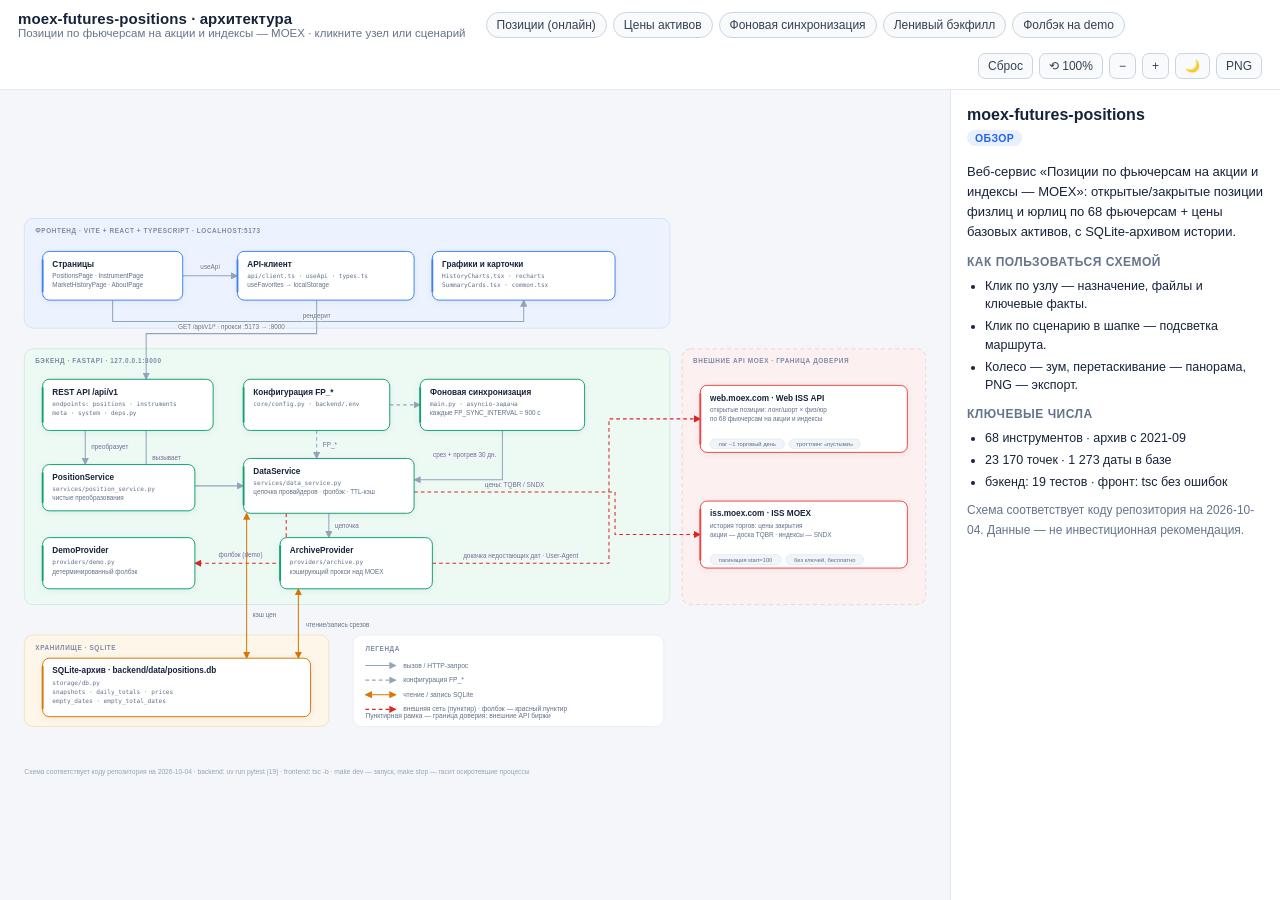
<file: docs/architecture.html>
<!doctype html>
<html lang="ru">
<head>
<meta charset="utf-8">
<meta name="viewport" content="width=device-width, initial-scale=1">
<title>Архитектура · moex-futures-positions</title>
<style>
  :root { color-scheme: light; }
  * { box-sizing: border-box; }
  html, body { margin: 0; height: 100%; }
  body {
    font-family: -apple-system, BlinkMacSystemFont, "Segoe UI", Roboto, "Helvetica Neue", Arial, sans-serif;
    background: #f4f6fa; color: #16233a; display: flex; flex-direction: column;
  }
  body.dark { background: #0e1420; color: #e8eefb; color-scheme: dark; }

  header {
    display: flex; align-items: center; gap: 14px; flex-wrap: wrap;
    padding: 10px 18px; border-bottom: 1px solid #e2e8f0; background: #ffffff;
  }
  body.dark header { background: #121a29; border-color: #22304a; }
  .brand { display: flex; flex-direction: column; margin-right: 6px; }
  .brand b { font-size: 15px; letter-spacing: .1px; }
  .brand span { font-size: 11.5px; color: #64748b; }
  body.dark .brand span { color: #8fa1bd; }

  .chips { display: flex; gap: 6px; flex-wrap: wrap; }
  .chip {
    font-size: 12px; padding: 5px 10px; border-radius: 999px; cursor: pointer;
    border: 1px solid #cbd5e1; background: #f8fafc; color: #334155; user-select: none;
  }
  .chip:hover { border-color: #94a3b8; }
  .chip.active { background: #2563eb; border-color: #2563eb; color: #fff; }
  body.dark .chip { background: #182233; border-color: #2c3c58; color: #c7d3e8; }
  body.dark .chip.active { background: #2563eb; border-color: #3b82f6; color: #fff; }

  .tools { margin-left: auto; display: flex; gap: 6px; align-items: center; }
  .btn {
    font-size: 12px; padding: 5px 9px; border-radius: 7px; cursor: pointer;
    border: 1px solid #cbd5e1; background: #f8fafc; color: #334155;
  }
  .btn:hover { border-color: #94a3b8; }
  body.dark .btn { background: #182233; border-color: #2c3c58; color: #c7d3e8; }

  main { flex: 1; display: flex; min-height: 0; }
  .stage { flex: 1; min-width: 0; position: relative; }
  svg#diagram { width: 100%; height: 100%; display: block; cursor: grab; }
  svg#diagram.panning { cursor: grabbing; }

  aside {
    width: 330px; flex: none; overflow-y: auto; padding: 16px;
    border-left: 1px solid #e2e8f0; background: #ffffff;
  }
  body.dark aside { background: #121a29; border-color: #22304a; }
  aside h2 { margin: 0 0 4px; font-size: 16px; }
  aside .badge {
    display: inline-block; font-size: 10.5px; font-weight: 600; letter-spacing: .4px;
    text-transform: uppercase; padding: 2px 8px; border-radius: 999px; margin-bottom: 10px;
  }
  aside p { font-size: 13px; line-height: 1.55; margin: 6px 0; }
  aside .files {
    font-family: ui-monospace, SFMono-Regular, Menlo, Consolas, monospace;
    font-size: 11px; background: #f1f5f9; border: 1px solid #e2e8f0; color: #334155;
    padding: 7px 9px; border-radius: 8px; margin: 8px 0; word-break: break-all;
  }
  body.dark aside .files { background: #182233; border-color: #22304a; color: #c7d3e8; }
  aside ul { margin: 8px 0; padding-left: 18px; }
  aside li { font-size: 12.5px; line-height: 1.5; margin: 3px 0; }
  aside .rel { font-size: 12px; color: #64748b; margin-top: 10px; line-height: 1.6; }
  body.dark aside .rel { color: #8fa1bd; }
  aside .rel b { color: inherit; }
  aside h4 { margin: 12px 0 2px; font-size: 12px; text-transform: uppercase; letter-spacing: .5px; color: #64748b; }
  body.dark aside h4 { color: #8fa1bd; }

  @media (max-width: 980px) {
    main { flex-direction: column; overflow: auto; }
    .stage { min-height: 640px; }
    aside { width: 100%; border-left: none; border-top: 1px solid #e2e8f0; }
    body.dark aside { border-color: #22304a; }
  }
</style>
</head>
<body>
<header>
  <div class="brand">
    <b>moex-futures-positions · архитектура</b>
    <span>Позиции по фьючерсам на акции и индексы — MOEX · кликните узел или сценарий</span>
  </div>
  <div class="chips" id="chips"></div>
  <div class="tools">
    <button class="btn" id="btnReset" title="Снять выделение">Сброс</button>
    <button class="btn" id="btnFit" title="Сбросить масштаб">⟲ 100%</button>
    <button class="btn" id="btnZoomOut">−</button>
    <button class="btn" id="btnZoomIn">+</button>
    <button class="btn" id="btnTheme" title="Светлая/тёмная тема">🌙</button>
    <button class="btn" id="btnPng" title="Скачать схему как PNG">PNG</button>
  </div>
</header>
<main>
  <div class="stage"><svg id="diagram" viewBox="0 0 1560 980" role="img" aria-label="Схема архитектуры moex-futures-positions"></svg></div>
  <aside id="panel"></aside>
</main>

<script>
'use strict';

/* ---------- палитры ---------- */
const PALETTES = {
  light: {
    bg:'#f4f6fa', bandF:'#edf3fe', bandFs:'#d3e0f5', bandB:'#edfaf4', bandBs:'#cbeadd',
    bandS:'#fdf6e9', bandSs:'#f0e0bd', bandE:'#fdf0f0', bandEs:'#f2cdcd',
    bandTitle:'#7c8aa5', node:'#ffffff', nodeShadow:'rgba(22,35,58,.07)',
    tF:'#3b82f6', tB:'#0ea371', tS:'#d97706', tE:'#ef4444',
    title:'#16233a', sub:'#61708a', pillBg:'#f1f5f9', pillTx:'#5b6b84', pillBd:'#dbe3ee',
    edge:'#93a5bb', label:'#64748b', amber:'#d97706', red:'#dc2626', blue:'#2563eb',
    legend:'#ffffff', legends:'#e2e8f0', foot:'#94a3b8', dashedNote:'#a25'
  },
  dark: {
    bg:'#0e1420', bandF:'#16223a', bandFs:'#24354f', bandB:'#13291f', bandBs:'#1f4237',
    bandS:'#292113', bandSs:'#4a3b1c', bandE:'#2a1616', bandEs:'#4c2525',
    bandTitle:'#5f7396', node:'#141c2b', nodeShadow:'rgba(0,0,0,.35)',
    tF:'#3b82f6', tB:'#34d399', tS:'#f59e0b', tE:'#f87171',
    title:'#e8eefb', sub:'#8fa1bd', pillBg:'#1a2436', pillTx:'#9db0cf', pillBd:'#2c3c58',
    edge:'#3f516b', label:'#7c8db0', amber:'#fbbf24', red:'#f87171', blue:'#60a5fa',
    legend:'#131a28', legends:'#22304a', foot:'#43536e', dashedNote:'#a25'
  }
};

/* ---------- слои ---------- */
const BANDS = [
  { id:'L_f', x:40,  y:36,  w:1060, h:180, fill:'bandF',  stroke:'bandFs', title:'ФРОНТЕНД · VITE + REACT + TYPESCRIPT · LOCALHOST:5173' },
  { id:'L_b', x:40,  y:250, w:1060, h:420, fill:'bandB',  stroke:'bandBs', title:'БЭКЕНД · FASTAPI · 127.0.0.1:8000' },
  { id:'L_e', x:1120,y:250, w:400,  h:420, fill:'bandE',  stroke:'bandEs', title:'ВНЕШНИЕ API MOEX · ГРАНИЦА ДОВЕРИЯ', dashed:true },
  { id:'L_s', x:40,  y:720, w:500,  h:150, fill:'bandS',  stroke:'bandSs', title:'ХРАНИЛИЩЕ · SQLITE' }
];

/* ---------- узлы ---------- */
const NODES = [
  { id:'F1', layer:'tF', x:70,  y:90,  w:230, h:80, title:'Страницы',
    subs:[['PositionsPage · InstrumentPage'], ['MarketHistoryPage · AboutPage']],
    desc:'Экраны сервиса: таблица открытых позиций (сортировка, поиск с дебаунсом, пагинация, избранное), страница инструмента с двумя графиками и агрегатами за период, «Динамика по рынку» и «О проекте».',
    files:'frontend/src/pages/*.tsx · App.tsx',
    facts:['Избранное — в localStorage, режим «★ Избранное» по умолчанию','Периоды: 14/30/60/90 дней, 1/3/5 лет','По умолчанию на графиках видны только физлица'] },
  { id:'F2', layer:'tF', x:390, y:90,  w:290, h:80, title:'API-клиент',
    subs:[['api/client.ts · useApi · types.ts', true], ['useFavorites → localStorage']],
    desc:'Типизированный клиент /api/v1 (AbortController, хук useApi); модели ответов продублированы в TypeScript. Избранное хранится только в браузере. В dev-режиме запросы идут через прокси Vite.',
    files:'frontend/src/api/*',
    facts:['Бейдж источника: реальные данные MOEX или демо','Прокси в dev: /api → 127.0.0.1:8000'] },
  { id:'F3', layer:'tF', x:710, y:90,  w:300, h:80, title:'Графики и карточки',
    subs:[['HistoryCharts.tsx · recharts', true], ['SummaryCards.tsx · common.tsx', true]],
    desc:'Оба графика истории: чистые позиции (лонг − шорт) с линией цены по правой оси и четыре серии лонг/шорт. Кликабельная легенда, длинные ряды свёрнуты в недельные/месячные точки, ось с годом при периоде > 110 дней.',
    files:'frontend/src/components/*',
    facts:['Легенда скрывает/показывает серии; скрытые — приглушены','Карточки сводки кликабельны → «Динамика по рынку»'] },

  { id:'B1', layer:'tB', x:70,  y:300, w:280, h:84, title:'REST API /api/v1',
    subs:[['endpoints: positions · instruments', true], ['meta · system · deps.py', true]],
    desc:'Версионированный слой FastAPI: срез позиций (view=open|closed, фильтры, сортировка, пагинация), сводка по рынку, история инструмента и суммарная история рынка, справочники и health.',
    files:'backend/app/api/v1/*',
    facts:['GET /positions · /positions/summary','GET /positions/history?ticker=GAZR&days=90','GET /positions/totals-history · /instruments','GET /system/health · /meta'] },
  { id:'B7', layer:'tB', x:400, y:300, w:240, h:84, title:'Конфигурация FP_*',
    subs:[['core/config.py · backend/.env', true]],
    desc:'Все параметры — переменные окружения с префиксом FP_: источник данных, TTL-кэши, параллелизм запросов, интервалы синхронизации, путь к базе. Файл backend/.env читается автоматически при старте.',
    files:'backend/app/core/config.py · backend/.env',
    facts:['FP_DATA_SOURCE: auto | moex | demo','FP_SYNC_INTERVAL=900 · FP_TOTAL_BACKFILL_DAYS=30','FP_FETCH_CONCURRENCY=8 · FP_HISTORY_DAYS_MAX=1825'] },
  { id:'B6', layer:'tB', x:690, y:300, w:270, h:84, title:'Фоновая синхронизация',
    subs:[['main.py · asyncio-задача', true], ['каждые FP_SYNC_INTERVAL = 900 с']],
    desc:'При старте и по расписанию: свежий полный срез по всем 68 инструментам на последнюю опубликованную дату (список инструментов запрашивается на ту же дату) и прогрев дневных агрегатов за 30 торговых дней.',
    files:'backend/app/main.py',
    facts:['Полный срез = столько тикеров, сколько в списке на дату','Неполный срез добирается по тикерам','Агрегаты: FP_TOTAL_BACKFILL_DAYS = 30'] },
  { id:'B2', layer:'tB', x:400, y:430, w:280, h:90, title:'DataService',
    subs:[['services/data_service.py', true], ['цепочка провайдеров · фолбэк · TTL-кэш']],
    desc:'Единая точка данных для всех эндпоинтов: ведёт цепочку «архив(MOEX) → MOEX → demo», обеспечивает фолбэк и «остывание» провайдеров после сбоев, кэширует срезы и историю с TTL, координирует цены ISS и архив.',
    files:'backend/app/services/data_service.py · core/cache.py',
    facts:['TTL: срез 1800 с, история 12 часов','Контракт провайдера — providers/base.py','Цепочка даёт фолбэк автоматически'] },
  { id:'B3', layer:'tB', x:70,  y:440, w:250, h:76, title:'PositionService',
    subs:[['services/position_service.py', true], ['чистые преобразования']],
    desc:'Преобразования без состояния: сырой срез → строки таблицы с изменением к предыдущему дню; «закрыто/открыто» как неотрицательные части дневного изменения; агрегаты сводки по категориям.',
    files:'backend/app/services/position_service.py',
    facts:['Закрытие = неотрицательная часть снижения','Самопроверка: суммарный лонг = суммарному шорту'] },
  { id:'B4', layer:'tB', x:460, y:560, w:250, h:84, title:'ArchiveProvider',
    subs:[['providers/archive.py', true], ['кэширующий прокси над MOEX']],
    desc:'Проверяет SQLite-архив и докачивает недостающие даты с биржи: даты — последовательно, инструменты внутри даты — параллельно. Помечает «пустые» даты с защитой от лага публикации; цены докачивает по «голове и хвосту» диапазона.',
    files:'backend/app/providers/archive.py',
    facts:['Пустая дата достоверна, только если позже есть данные','Самая свежая дата всегда перепроверяется','Проба даты: 2–3 ликвидных тикера (GAZR/SBRF/LKOH)'] },
  { id:'B5', layer:'tB', x:70,  y:560, w:250, h:84, title:'DemoProvider',
    subs:[['providers/demo.py', true], ['детерминированный фолбэк']],
    desc:'Синтетические, но стабильные позиции и цены для работы без сети: подключается при FP_DATA_SOURCE=demo или когда биржа недоступна (после «остывания»). На нём же выполняется весь офлайн-набор тестов.',
    files:'backend/app/providers/demo.py',
    facts:['FP_DATA_SOURCE=demo — полностью офлайн','Используется при сбоях биржи (cooldown)'] },

  { id:'S1', layer:'tS', x:70,  y:758, w:440, h:96, title:'SQLite-архив · backend/data/positions.db',
    subs:[['storage/db.py', true], ['snapshots · daily_totals · prices', true], ['empty_dates · empty_total_dates', true]],
    desc:'Единственное хранилище: срезы тикер×дата, дневные агрегаты рынка, цены закрытия актив×дата и маркеры «пустых» дат. Растёт сам (фоновая синхронизация) и лениво (бэкфилл при просмотре). Интерфейс PositionsDatabase переносим, например на PostgreSQL.',
    files:'backend/app/storage/db.py · data/positions.db',
    facts:['Сейчас: 23 170 точек · 1 273 даты · по 2026-10-02','Схема — только CREATE … IF NOT EXISTS','Выключается: FP_DB_ENABLED=0'] },

  { id:'E1', layer:'tE', x:1150, y:310, w:340, h:110, title:'web.moex.com · Web ISS API',
    subs:[['открытые позиции: лонг/шорт × физ/юр', false], ['по 68 фьючерсам на акции и индексы', false]],
    pills:['лаг ~1 торговый день', 'троттлинг «пустыми»'],
    desc:'Внутренний API страницы биржи «Открытые позиции» — единственный источник разбивки по физическим и юридическим лицам (в публичном ISS её нет). Требует User-Agent; при частых запросах отвечает валидным пустым телом — нужны ретраи с паузами.',
    files:'backend/app/providers/moex.py',
    facts:['Лаг публикации ~1 торговый день; праздники = пустые ответы','Троттлинг → ретраи 2× (0.6 / 1.2 с)','Безопасный параллелизм ≈ 8 запросов'] },
  { id:'E2', layer:'tE', x:1150, y:500, w:340, h:110, title:'iss.moex.com · ISS MOEX',
    subs:[['история торгов: цены закрытия', false], ['акции — доска TQBR · индексы — SNDX', false]],
    pills:['пагинация start=100', 'без ключей, бесплатно'],
    desc:'Официальный ISS: цены закрытия базовых активов и индексов (IMOEX, RTS). Пагинация по 100 строк (start += 100), значения NULL пропускаются. Соответствие «фьючерс → актив» — кураторский словарь underlying.py (SBRF→SBER, GAZR→GAZP, TRNF→TRNFP…).',
    files:'backend/app/providers/iss.py · underlying.py',
    facts:['У TATP и SFIN базового актива нет — линии цены не будет','Если доска TQBR пуста — запрос без указания доски'] }
];

/* ---------- связи ---------- */
const EDGES = [
  { id:'e1', a:'F1', b:'F3', sa:'b', sb:'t', d:'M185,170 V205 H860 V170', label:['рендерит',520,199], style:'plain',
    desc:'Страницы рендерят графики (recharts) и карточки сводки; данные приходят параметрами из страниц.' },
  { id:'e2', a:'F1', b:'F2', sa:'r', sb:'l', d:'M300,130 H390', label:['useApi',345,119], style:'plain',
    desc:'Страницы запрашивают данные через типизированный клиент и хук useApi (AbortController).' },
  { id:'e3', a:'F2', b:'B1', sa:'b', sb:'t', d:'M520,170 V225 H240 V300', label:['GET /api/v1/* · прокси :5173 → :8000',380,217], style:'plain',
    desc:'HTTP-запросы к REST API. В dev-режиме Vite проксирует /api на 127.0.0.1:8000; собранный фронт (frontend/dist) раздаётся любым статическим сервером.' },
  { id:'e4', a:'B1', b:'B3', sa:'b', sb:'t', d:'M140,384 V440', label:['преобразует',150,415,'start'], style:'plain',
    desc:'Для таблицы и сводок эндпоинт вызывает чистые преобразования PositionService (изменения к пред. дню, «открыто/закрыто», агрегаты).' },
  { id:'e5', a:'B1', b:'B2', sa:'b', sb:'l', d:'M240,384 V475 H400', label:['вызывает',250,432,'start'], style:'plain',
    desc:'Эндпоинты не ходят к источникам напрямую — только через оркестратор DataService с фолбэком и кэшем.' },
  { id:'e6', a:'B7', b:'B2', sa:'b', sb:'t', d:'M520,384 V430', label:['FP_*',530,412,'start'], style:'conf',
    desc:'Источник данных, TTL-кэши, лимиты истории — всё конфигурируется переменными FP_* без изменения кода.' },
  { id:'e7', a:'B7', b:'B6', sa:'r', sb:'l', d:'M640,342 H690', style:'conf',
    desc:'Периодичность фоновой синхронизации и глубина прогрева задаются в конфигурации.' },
  { id:'e8', a:'B6', b:'B2', sa:'b', sb:'r', d:'M825,384 V465 H680', label:['срез + прогрев 30 дн.',815,428,'end'], style:'plain',
    desc:'Планировщик раз в 900 с вызывает DataService: полный срез по всем инструментам на последнюю дату и агрегаты за 30 торговых дней — архив растёт без открытых страниц.' },
  { id:'e9', a:'B2', b:'B4', sa:'b', sb:'t', d:'M540,520 V560', label:['цепочка',550,545,'start'], style:'plain',
    desc:'Первое звено цепочки провайдеров: ArchiveProvider — кэширующий прокси над реальным MOEX-провайдером.' },
  { id:'e10', a:'B2', b:'B5', sa:'b', sb:'r', d:'M470,520 V602 H320', label:['фолбэк (demo)',395,592], style:'fall',
    desc:'Если биржа недоступна (после «остывания» провайдера) или FP_DATA_SOURCE=demo — DataService отдаёт детерминированные синтетические данные.' },
  { id:'e11', a:'B4', b:'E1', sa:'r', sb:'l', d:'M710,602 H1000 V365 H1150', label:['докачка недостающих дат · User-Agent',855,594], style:'ext',
    desc:'Запросы к внутреннему API биржи при отсутствии даты в архиве. Даты обрабатываются последовательно, инструменты внутри даты — параллельно (≤ 8); праздники выявляются пробой 2–3 ликвидными тикерами.' },
  { id:'e12', a:'B4', b:'S1', sa:'b', sb:'t', d:'M490,644 V758', label:['чтение/запись срезов',502,706,'start'], style:'store', both:true,
    desc:'Срезы тикер×дата, дневные агрегаты и маркеры «пустых» дат. Повторные запросы отдаются из базы (~20 мс вместо ~3 с докачки).' },
  { id:'e13', a:'B2', b:'E2', sa:'r', sb:'l', d:'M680,485 H1010 V555 H1150', label:['цены: TQBR / SNDX',845,477], style:'ext',
    desc:'История цен закрытия базовых активов и индексов с пагинацией по 100 строк. Соответствие фьючерс → актив — словарь underlying.py.' },
  { id:'e14', a:'B2', b:'S1', sa:'b', sb:'t', d:'M405,520 V758', label:['кэш цен',415,690,'start'], style:'store',
    desc:'Цены закрытия сохраняются в таблицу prices; покрытие «головы и хвоста» диапазона проверяется отдельно, докачивается только недостающее.' }
];

/* ---------- сценарии ---------- */
const FLOWS = [
  { id:'positions', title:'Позиции (онлайн)',
    edges:['e2','e3','e5','e9','e12','e11'], nodes:['F1','F2','B1','B2','B4','S1','E1'],
    desc:'Открытие таблицы или страницы инструмента: /api/v1 → DataService → ArchiveProvider. Тёплая дата отдаётся из SQLite за ~20 мс; недостающее докачивается с web.moex.com и остаётся в архиве навсегда. Самая свежая дата всегда перепроверяется — из-за лага публикации (~1 торговый день).' },
  { id:'prices', title:'Цены активов',
    edges:['e2','e3','e5','e13','e14'], nodes:['F1','F2','B1','B2','E2','S1'],
    desc:'Линия цены на графиках: DataService берёт цены закрытия из ISS MOEX (акции — доска TQBR, индексы — SNDX) и сохраняет в prices. Повторные запросы того же периода — из архива; индексным фьючерсам соответствует сам индекс (MIX/MXI → IMOEX, RTSM → RTS).' },
  { id:'sync', title:'Фоновая синхронизация',
    edges:['e7','e8','e9','e11','e12'], nodes:['B7','B6','B2','B4','E1','S1'],
    desc:'При старте и каждые 900 секунд: полный срез по всем 68 инструментам на последнюю дату и агрегаты за 30 торговых дней. Срез считается полным, если число тикеров совпадает со списком инструментов на эту дату; неполный добирается по тикерам.' },
  { id:'backfill', title:'Ленивый бэкфилл',
    edges:['e2','e3','e5','e9','e11','e12'], nodes:['F1','F2','B1','B2','B4','E1','S1'],
    desc:'Первый просмотр длинной истории: недостающие торговые дни докачиваются с биржи (даты последовательно, инструменты параллельно) и остаются в базе навсегда. 90 торговых дней: ~3 с при докачке → ~20 мс из архива. Длинные периоды сэмплируются и кэшируются.' },
  { id:'fallback', title:'Фолбэк на demo',
    edges:['e10'], nodes:['B2','B5'],
    desc:'Биржа недоступна или FP_DATA_SOURCE=demo: DataService уходит на детерминированный демо-провайдер (синтетические позиции и цены). В интерфейсе загорается бейдж «демо»; на этом же провайдере офлайн выполняются все 19 автотестов.' }
];

const LEGEND = [
  { style:'plain', text:'вызов / HTTP-запрос' },
  { style:'conf',  text:'конфигурация FP_*' },
  { style:'store', text:'чтение / запись SQLite', both:true },
  { style:'ext',   text:'внешняя сеть (пунктир) · фолбэк — красный пунктир' }
];

const OVERVIEW = `
  <h2>moex-futures-positions</h2>
  <span class="badge" style="background:#e8f0fe;color:#2563eb">обзор</span>
  <p>Веб-сервис «Позиции по фьючерсам на акции и индексы — MOEX»: открытые/закрытые позиции
  физлиц и юрлиц по 68 фьючерсам + цены базовых активов, с SQLite-архивом истории.</p>
  <h4>Как пользоваться схемой</h4>
  <ul>
    <li>Клик по узлу — назначение, файлы и ключевые факты.</li>
    <li>Клик по сценарию в шапке — подсветка маршрута.</li>
    <li>Колесо — зум, перетаскивание — панорама, PNG — экспорт.</li>
  </ul>
  <h4>Ключевые числа</h4>
  <ul>
    <li>68 инструментов · архив с 2021-09</li>
    <li>23 170 точек · 1 273 даты в базе</li>
    <li>бэкенд: 19 тестов · фронт: tsc без ошибок</li>
  </ul>
  <p class="rel">Схема соответствует коду репозитория на 2026-10-04. Данные — не инвестиционная рекомендация.</p>`;

/* ---------- состояние ---------- */
const state = { theme:'light', flow:null, sel:null, k:1, x:0, y:0 };
const svg = document.getElementById('diagram');
const panel = document.getElementById('panel');
const byId = {}; NODES.forEach(n => byId[n.id] = n);

/* ---------- построение SVG ---------- */
function esc(s){ return String(s).replace(/&/g,'&amp;').replace(/</g,'&lt;').replace(/>/g,'&gt;'); }

function render(){
  const P = PALETTES[state.theme];
  svg.setAttribute('font-family', '-apple-system, BlinkMacSystemFont, "Segoe UI", Roboto, Arial, sans-serif');
  let defs = '';
  ['edge','amber','red','blue'].forEach(c => {
    defs += `<marker id="arw-${c}" viewBox="0 0 10 10" refX="9" refY="5" markerWidth="7" markerHeight="7" orient="auto-start-reverse"><path d="M0,0 L10,5 L0,10 z" fill="${P[c==='edge'?'edge':c]}"/></marker>`;
  });

  let s = `<defs>${defs}</defs>`;
  s += `<rect x="0" y="0" width="1560" height="980" fill="${P.bg}"/>`;
  s += `<g id="world">`;

  /* слои */
  BANDS.forEach(b => {
    s += `<rect x="${b.x}" y="${b.y}" width="${b.w}" height="${b.h}" rx="14" fill="${P[b.fill]}"
      stroke="${P[b.stroke]}" stroke-width="1.4" ${b.dashed?'stroke-dasharray="7 5"':''} pointer-events="none"/>`;
    s += `<text x="${b.x+18}" y="${b.y+24}" font-size="10.5" font-weight="700" letter-spacing="1" fill="${P.bandTitle}">${esc(b.title)}</text>`;
  });

  /* связи */
  EDGES.forEach(e => {
    const col = e.style==='conf' ? P.edge : e.style==='store' ? P.amber : e.style==='ext' ? P.red : e.style==='fall' ? P.red : P.edge;
    const dash = (e.style==='conf'||e.style==='ext'||e.style==='fall') ? 'stroke-dasharray="6 5"' : '';
    const mk = e.style==='store' ? `marker-start="url(#arw-amber)" marker-end="url(#arw-amber)"` : `marker-end="url(#arw-${e.style==='ext'||e.style==='fall'?'red':'edge'})"`;
    s += `<g class="edge" data-id="${e.id}">
      <path d="${e.d}" fill="none" stroke="${P.bg}" stroke-width="9" stroke-opacity="0" pointer-events="stroke" class="hit"/>
      <path class="line" d="${e.d}" fill="none" stroke="${col}" stroke-width="1.7" ${dash} ${mk}/>
      <title>${esc((byId[e.a].title)+' → '+byId[e.b].title+'. '+e.desc)}</title></g>`;
    if (e.label){
      const [txt,lx,ly,anchor] = e.label;
      s += `<text class="elabel" data-for="${e.id}" x="${lx}" y="${ly}" font-size="10.5" fill="${P.label}"
        text-anchor="${anchor||'middle'}" paint-order="stroke" stroke="${P.bg}" stroke-width="4" stroke-linejoin="round">${esc(txt)}</text>`;
    }
  });

  /* узлы */
  NODES.forEach(n => {
    s += `<g class="node" data-id="${n.id}" style="cursor:pointer">
      <rect x="${n.x}" y="${n.y}" width="${n.w}" height="${n.h}" rx="11" fill="${P.node}"
        stroke="${P[n.layer]}" stroke-width="1.6" style="filter:drop-shadow(0 2px 5px ${P.nodeShadow})"/>
      <line x1="${n.x}" y1="${n.y+14}" x2="${n.x}" y2="${n.y+n.h-14}" stroke="${P[n.layer]}" stroke-width="3" stroke-linecap="round"/>
      <text x="${n.x+16}" y="${n.y+25}" font-size="13.5" font-weight="650" fill="${P.title}">${esc(n.title)}</text>`;
    const baseY = n.y + 44;
    (n.subs||[]).forEach((sub,i) => {
      const mono = sub[1];
      s += `<text x="${n.x+16}" y="${baseY+i*15}" font-size="${mono?10:10.5}" fill="${P.sub}"
        font-family="${mono?'ui-monospace,Menlo,Consolas,monospace':'inherit'}">${esc(sub[0])}</text>`;
    });
    (n.pills||[]).forEach((p,i) => {
      const w = p.length*5.4+14, px = n.x+16 + (i===1 ? (n.pills[0].length*5.4+14)+8 : 0);
      s += `<rect x="${px}" y="${n.y+n.h-22}" width="${w}" height="16" rx="8" fill="${P.pillBg}" stroke="${P.pillBd}"/>
        <text x="${px+w/2}" y="${n.y+n.h-10.5}" font-size="9.5" fill="${P.pillTx}" text-anchor="middle">${esc(p)}</text>`;
    });
    s += `<title>${esc(n.title+'. '+n.desc)}</title></g>`;
  });

  /* легенда */
  s += `<g pointer-events="none">
    <rect x="580" y="720" width="510" height="150" rx="14" fill="${P.legend}" stroke="${P.legends}"/>
    <text x="600" y="746" font-size="10.5" font-weight="700" letter-spacing="1" fill="${P.bandTitle}">ЛЕГЕНДА</text>`;
  LEGEND.forEach((l,i) => {
    const y = 770 + i*24;
    const col = l.style==='store' ? P.amber : l.style==='ext' ? P.red : P.edge;
    const dash = (l.style==='conf'||l.style==='ext') ? 'stroke-dasharray="6 5"' : '';
    const mk = l.both ? 'marker-start="url(#arw-amber)" marker-end="url(#arw-amber)"' : `marker-end="url(#arw-${l.style==='ext'?'red':'edge'})"`;
    s += `<line x1="600" y1="${y}" x2="650" y2="${y}" stroke="${col}" stroke-width="1.7" ${dash} ${mk}/>
      <text x="662" y="${y+3.5}" font-size="11" fill="${P.sub}">${esc(l.text)}</text>`;
  });
  s += `<text x="600" y="856" font-size="11" fill="${P.sub}">Пунктирная рамка — граница доверия: внешние API биржи</text></g>`;

  /* футер */
  s += `<text x="40" y="948" font-size="11" fill="${P.foot}">Схема соответствует коду репозитория на 2026-10-04 · backend: uv run pytest (19) · frontend: tsc -b · make dev — запуск, make stop — гасит осиротевшие процессы</text>`;

  s += `</g>`;
  svg.innerHTML = s;
  applyView(); applyHighlight(); bindSvg();
}

/* ---------- подсветка ---------- */
function applyHighlight(){
  const P = PALETTES[state.theme];
  const flow = state.flow ? FLOWS.find(f=>f.id===state.flow) : null;
  const onE = new Set(flow ? flow.edges : []), onN = new Set(flow ? flow.nodes : []);
  const sel = state.sel;
  svg.querySelectorAll('g.node').forEach(g => {
    const id = g.dataset.id;
    const dim = flow && !onN.has(id);
    g.style.opacity = dim ? .16 : 1;
    const r = g.querySelector('rect');
    if (!r.dataset.st) r.dataset.st = r.getAttribute('stroke');
    const isSel = !flow && sel && sel.type==='node' && sel.id===id;
    r.setAttribute('stroke-width', isSel ? 2.8 : 1.6);
    r.setAttribute('stroke', isSel ? P.blue : r.dataset.st);
  });
  svg.querySelectorAll('g.edge').forEach(g => {
    const on = flow ? onE.has(g.dataset.id) : true;
    const isSel = !flow && sel && sel.type==='edge' && sel.id===g.dataset.id;
    const line = g.querySelector('.line');
    g.style.opacity = (flow && !on) ? .14 : 1;
    if (!line.dataset.st) line.dataset.st = line.getAttribute('stroke');
    if (!line.dataset.mk) line.dataset.mk = line.getAttribute('marker-end') || '';
    if (!line.dataset.mks) line.dataset.mks = line.getAttribute('marker-start') || '';
    const active = (flow && on) || isSel;
    line.setAttribute('stroke-width', active ? 3 : 1.7);
    line.setAttribute('stroke', active ? P.blue : line.dataset.st);
    if (active){
      line.setAttribute('marker-end', 'url(#arw-blue)');
      if (line.dataset.mks) line.setAttribute('marker-start', 'url(#arw-blue)');
    } else {
      if (line.dataset.mk) line.setAttribute('marker-end', line.dataset.mk);
      else line.removeAttribute('marker-end');
      if (line.dataset.mks) line.setAttribute('marker-start', line.dataset.mks);
    }
  });
  svg.querySelectorAll('text.elabel').forEach(t => {
    const on = flow ? onE.has(t.dataset.for) : true;
    t.style.opacity = (flow && !on) ? .14 : 1;
    t.setAttribute('fill', (flow && on) ? P.blue : P.label);
  });
}

/* ---------- панель ---------- */
function showPanel(html){ panel.innerHTML = html; }

function selectNode(id){
  state.sel = {type:'node', id}; state.flow = null; syncChips();
  const n = byId[id];
  const L = {tF:'фронтенд', tB:'бэкенд', tS:'хранилище', tE:'внешний API'}[n.layer];
  const col = PALETTES[state.theme][n.layer];
  const inc = EDGES.filter(e=>e.b===id), out = EDGES.filter(e=>e.a===id);
  showPanel(`
    <h2>${esc(n.title)}</h2>
    <span class="badge" style="background:${col}22;color:${col};border:1px solid ${col}55">${L}</span>
    <p>${esc(n.desc)}</p>
    <h4>Файлы</h4><div class="files">${esc(n.files)}</div>
    <h4>Факты</h4><ul>${n.facts.map(f=>`<li>${esc(f)}</li>`).join('')}</ul>
    ${inc.length?`<h4>Связи</h4><p class="rel">${inc.map(e=>`◀ ${esc(byId[e.a].title)}`).join('<br>')}${out.length?'<br>':''}${out.map(e=>`${esc(byId[e.b].title)} ▶`).join('<br>')}</p>`:''}
  `);
  applyHighlight();
}

function selectFlow(id){
  state.flow = id; state.sel = null; syncChips();
  const f = FLOWS.find(x=>x.id===id);
  showPanel(`
    <h2>Сценарий: ${esc(f.title)}</h2>
    <span class="badge" style="background:#2563eb22;color:#2563eb;border:1px solid #2563eb55">маршрут</span>
    <p>${esc(f.desc)}</p>
    <h4>Участники</h4>
    <p class="rel">${f.nodes.map(nid=>esc(byId[nid].title)).join(' → ')}</p>
  `);
  applyHighlight();
}

function resetSel(){ state.sel=null; state.flow=null; syncChips(); showPanel(OVERVIEW); applyHighlight(); }

/* ---------- зум/панорама ---------- */
function applyView(){
  svg.querySelector('#world').setAttribute('transform', `translate(${state.x},${state.y}) scale(${state.k})`);
}
function svgPoint(ev){
  const m = svg.getScreenCTM().inverse();
  const q = new DOMPoint(ev.clientX, ev.clientY).matrixTransform(m);
  return { x:q.x, y:q.y };
}
function zoomAt(f, pt){
  const k2 = Math.min(4, Math.max(.5, state.k*f));
  const wx = (pt.x-state.x)/state.k, wy = (pt.y-state.y)/state.k;
  state.x = pt.x - wx*k2; state.y = pt.y - wy*k2; state.k = k2; applyView();
}
function bindSvg(){
  svg.onwheel = ev => { ev.preventDefault(); zoomAt(Math.exp(-ev.deltaY*0.0012), svgPoint(ev)); };
  let drag = null;
  svg.onpointerdown = ev => {
    if (ev.target.closest('g.node') || ev.target.closest('g.edge')) return;
    const pt = svgPoint(ev);
    drag = { pt, x:state.x, y:state.y };
    svg.classList.add('panning'); svg.setPointerCapture(ev.pointerId);
  };
  svg.onpointermove = ev => {
    if (!drag) return;
    const pt = svgPoint(ev);
    state.x = drag.x + (pt.x - drag.pt.x);
    state.y = drag.y + (pt.y - drag.pt.y);
    applyView();
  };
  svg.onpointerup = svg.onpointercancel = () => { drag=null; svg.classList.remove('panning'); };

  svg.querySelectorAll('g.node').forEach(g => {
    g.addEventListener('click', ev => { ev.stopPropagation(); selectNode(g.dataset.id); });
  });
  svg.querySelectorAll('g.edge').forEach(g => {
    g.addEventListener('click', ev => {
      ev.stopPropagation();
      const e = EDGES.find(x=>x.id===g.dataset.id);
      state.sel = {type:'edge', id:e.id}; state.flow = null; syncChips(); applyHighlight();
      showPanel(`
        <h2>${esc(byId[e.a].title)} → ${esc(byId[e.b].title)}</h2>
        <span class="badge" style="background:#33415518;color:#64748b;border:1px solid #94a3b855">связь</span>
        <p>${esc(e.desc)}</p>`);
    });
  });
}

/* ---------- шапка ---------- */
const chipsBox = document.getElementById('chips');
FLOWS.forEach(f => {
  const c = document.createElement('div');
  c.className = 'chip'; c.textContent = f.title; c.dataset.flow = f.id;
  c.onclick = () => state.flow===f.id ? resetSel() : selectFlow(f.id);
  chipsBox.appendChild(c);
});
function syncChips(){
  chipsBox.querySelectorAll('.chip').forEach(c => c.classList.toggle('active', c.dataset.flow===state.flow));
}

document.getElementById('btnReset').onclick = resetSel;
document.getElementById('btnFit').onclick = () => { state.k=1; state.x=0; state.y=0; applyView(); };
document.getElementById('btnZoomIn').onclick  = () => zoomAt(1.25, {x:780,y:490});
document.getElementById('btnZoomOut').onclick = () => zoomAt(.8,  {x:780,y:490});
document.getElementById('btnTheme').onclick = function(){
  state.theme = state.theme==='light' ? 'dark' : 'light';
  document.body.classList.toggle('dark', state.theme==='dark');
  this.textContent = state.theme==='light' ? '🌙' : '☀️';
  render();
};

document.getElementById('btnPng').onclick = () => {
  const P = PALETTES[state.theme];
  const clone = svg.cloneNode(true);
  clone.querySelector('#world').setAttribute('transform','');
  clone.setAttribute('width', 1560); clone.setAttribute('height', 980);
  const xml = new XMLSerializer().serializeToString(clone);
  const url = URL.createObjectURL(new Blob([xml], {type:'image/svg+xml;charset=utf-8'}));
  const img = new Image();
  img.onload = () => {
    const cv = document.createElement('canvas');
    cv.width = 3120; cv.height = 1960;
    const ctx = cv.getContext('2d');
    ctx.fillStyle = P.bg; ctx.fillRect(0,0,cv.width,cv.height);
    ctx.drawImage(img, 0, 0, cv.width, cv.height);
    URL.revokeObjectURL(url);
    const a = document.createElement('a');
    a.download = 'moex-futures-positions-architecture.png';
    a.href = cv.toDataURL('image/png'); a.click();
  };
  img.src = url;
};

/* ---------- старт ---------- */
window.addEventListener('hashchange', () => {
  const m = location.hash.match(/flow=([a-z]+)/);
  if (m && FLOWS.some(f=>f.id===m[1])) selectFlow(m[1]); else resetSel();
});
const m0 = location.hash.match(/flow=([a-z]+)/);
if (m0 && FLOWS.some(f=>f.id===m0[1])) state.flow = m0[1];
if (location.hash.includes('dark')) { state.theme='dark'; document.body.classList.add('dark');
  document.getElementById('btnTheme').textContent='☀️'; }
render();
if (state.flow) selectFlow(state.flow); else showPanel(OVERVIEW);
</script>
</body>
</html>
</file>
